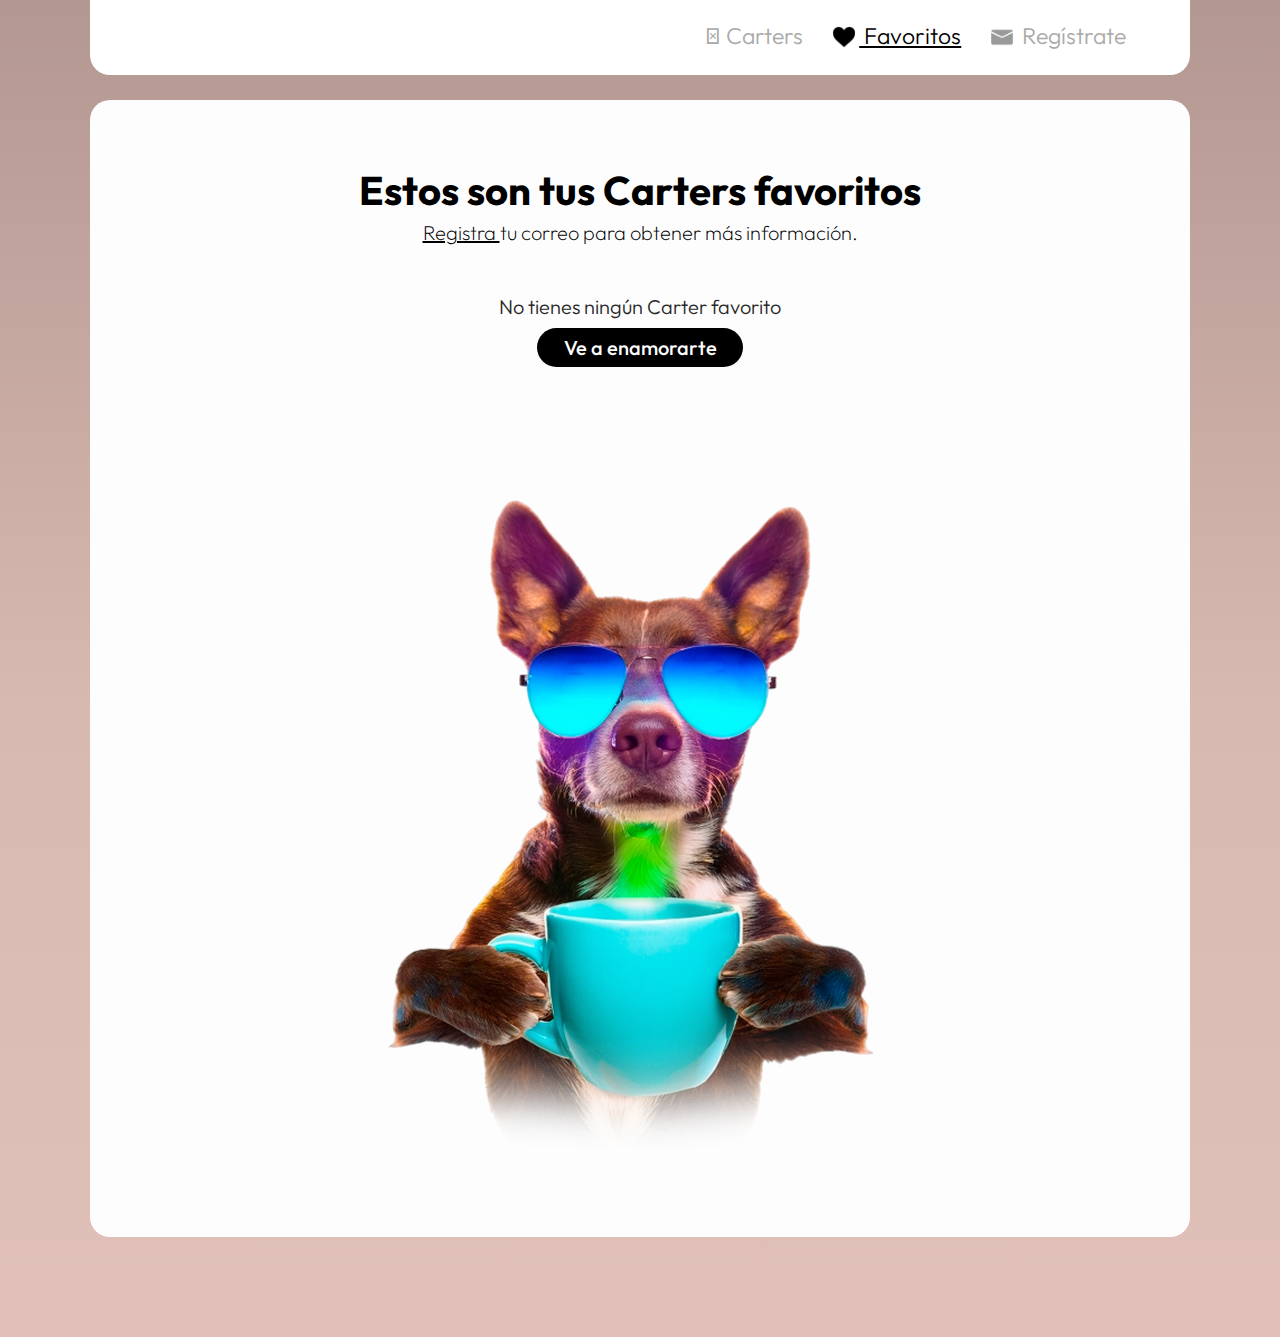
<file: favoritos.html>
<!DOCTYPE html>
<html>
<head>
<meta charset="utf-8">
<meta name="viewport" content="width=device-width, initial-scale=1">
<title>Tus favoritos - Fundación Carter</title>
<link rel="stylesheet" href="css/style.css">
<link rel="preconnect" href="https://fonts.googleapis.com">
<link rel="preconnect" href="https://fonts.gstatic.com" crossorigin>
<link href="https://fonts.googleapis.com/css2?family=Outfit:wght@100..900&family=Source+Serif+4:ital,opsz,wght@0,8..60,200..900;1,8..60,200..900&display=swap" rel="stylesheet">
<meta name="referrer" content="no-referrer-when-downgrade">
</head>
<body class="outfit-1 ">
  <div class="main">
    <section class="cabezal">
      <header class="titleSecundario source-serif-1">
        <a class="partmenu" href="index.html">𓃡 Carters</a>
        <a class="partmenu here" href="favoritos.html"><img src="img/heartBlack.png" alt="Corazon Negro"> Favoritos</a>
        <a class="partmenu" href="registro.html"><img src="img/sobre.png" alt="Registra tu mail en fundacion Carter"> Regístrate</a>
      </header>
    </section>


    <section class="tuSeleccion">
      <h1 class="titlePrimario source-serif-2">Estos son tus Carters favoritos</h1>
      <h3 class="titleTerciario source-serif-1"><a href="registro.html">Registra </a> tu correo para obtener más información.</h3>
    </section>

  </div>

<script src="js/generarFavoritos.js" defer></script>
</body>
</html>
</file>
<file: css/style.css>
/*GENERALS*/
html{
  scroll-behavior: smooth;
}
body{
  width:100%;
  height: auto;
  padding: 0;
  margin: 0;
  position: relative;
  width: 100%;
  height:auto;
}
.outfit-1 {
  font-family: "Outfit", sans-serif;
  font-optical-sizing: auto;
  font-weight: 300;
  font-style: normal;
}
.outfit-2 {
  font-family: "Outfit", sans-serif;
  font-optical-sizing: auto;
  font-weight: 500;
  font-style: normal;
}
span.schoolbell-regular {
  font-family: "Schoolbell", cursive;
  font-weight: 400;
  font-style: normal;
  position: absolute;
  bottom: 10px;
  left: 0;
  color: #af6969;
  font-size: 48px;
  right: 0;
  margin: auto;
  text-align: center;
  transform: rotate(-15deg);
}
.main{
  background: #b39791;
  background: linear-gradient(180deg,rgba(179, 151, 145, 1) 0%, rgba(216, 185, 177, 1) 53%, rgba(224, 192, 184, 1) 100%);
  position: relative;
  width: 100%;
  height: auto;
  z-index: 0;
  overflow: hidden;
}
/*GENERALS*/
/*HEAD*/
.cabezal{
  background-color: #fff;
  width: 100%;
  max-width: 1100px;
  height: auto;
  margin:auto;
  padding: 15px;
  box-sizing: border-box;
  position: relative;
  z-index: 1;
  backdrop-filter: blur(10px);
  position: absolute;
  z-index: 1;
  left: 0;
  right: 0;
  border-radius: 0 0 20px 20px;
}
.titleSecundario{
  display: flex;
  justify-content: flex-end;
  width: 95%;
  height: auto;
  text-align: center;
  color: #000;
  margin: 0px auto;
  padding: 0;
  box-sizing: border-box;
  z-index: 1;
  position: relative;
}
.partmenu,
.partmenu:visited{
  font-size: 23px;
  line-height: 25px;
  margin: 0 14px 0 0;
  text-decoration: none;
  color: #a9a9a9;
  transition:linear .5s;
  position: relative;
  padding: 8px 8px 12px 8px;
}
.partmenu:hover{
  opacity: 1;
  color: #000;
  text-decoration: underline;
}
.partmenu img{
  display: inline-block;
  width: 22px;
  height: auto;
  margin: 0px 4px -4px 0;
  opacity: .4;
}
.partmenu:hover img{
  opacity: 1;
}
.partmenu.here{
  opacity: 1;
  color: #000;
  text-decoration: underline;
}
.partmenu.here img{
  opacity: 1;
}
.titlePrimario{
  display: block;
  width: 90%;
  height: auto;
  font-size: 40px;
  text-align: center;
  color: #000;
  margin: 5px auto;
  padding: 0;
  box-sizing: border-box;
  z-index: 1;
  position: relative;
}
.titleTerciario{
  display: block;
  width: 90%;
  height: auto;
  font-size: 20px;
  text-align: center;
  color: #000;
  margin: 0 auto 50px auto;
  padding: 0;
  font-weight: 200;
  box-sizing: border-box;
  z-index: 1;
  position: relative;
}
.titleTerciario a,
.titleTerciario a:visited{
  text-decoration: underline;
  transition: linear .5s;
  color: #000;
}
.titleTerciario a:hover{
  opacity: .6;
}
.carter{
  position: fixed;
  display: block;
  top: 0;
  right: 0;
  left:0;
  margin: 0 auto;
  max-width: 1200px;
  width: 100%;
  z-index: -1;
  filter: blur(5px);
}
/*CARD*/
.tuSeleccion{
  display: flex;
  width: 100%;
  max-width: 1100px;
  margin: 100px auto;
  box-sizing: border-box;
  padding: 60px;
  flex-wrap: wrap;
  justify-content: center;
  align-items: stretch;
  border-radius: 20px;
  background-color: #fdfdfd;
}
.everycard{
  display: block;
  width: 32%;
  margin: 10px .5%;
  padding:0px;
  position: relative;
  box-sizing: border-box;
  box-shadow: 0px 0px 20px -14px #000;
  transition:linear .5s;
}
.everycard.fadeit{
  opacity: 0;
}
.picCard{
  box-sizing: border-box;
  padding: 8px 8px 80px 8px;
  background-color: #fff;
  transform: perspective(800px) rotateY(00deg);
  backface-visibility: hidden;
  transition:linear .5s;
  position: relative;
  width: 100%;
  height: auto;
}
.picCard span{
  font-family: "Outfit", sans-serif;
  font-optical-sizing: auto;
  font-weight: 600;
  font-size: 26px;
  font-style: normal;
}
.everycard:hover .picCard{
  transform: perspective(800px) rotateY(180deg);
}
.picCard img{
  display: block;
  width: 100%;
  height: auto;
  margin: 0;
  padding: 0;
}
.vueltaCard{
  position: absolute;
  top: 0;
  left: 0;
  width: 100%;
  height: 100%;
  text-align: left;
  transform: perspective(800px) rotateY(180deg);
  backface-visibility: hidden;
  transition: linear .5s;
  background-color: #ffffffc2;
  backdrop-filter: blur(6px);
  box-sizing: border-box;
  padding: 25px;
}
.everycard:hover .vueltaCard{
  transform: perspective(800px) rotateY(360deg);
}
.titleCard{
  display: block;
  width: 100%;
  height: auto;
  font-size: 22px;
  line-height: 25px;
  color: #000;
  font-family: "Outfit", sans-serif;
  font-optical-sizing: auto;
  font-weight: 500;
  font-style: normal;
}
.bulletCard{
  display: block;
  width: 100%;
  height: auto;
  font-size: 19px;
  line-height: 22px;
  color: #000;
  font-family: "Outfit", sans-serif;
  font-optical-sizing: auto;
  font-weight: 200;
  font-style: normal;
  margin: 8px 0 0 0;
}
.heart{
  position: absolute;
  right: 8px;
  bottom: 8px;
  width: 30px;
  height: 30px;
  font-size: 25px;
  cursor: pointer;
  transition:linear .15s;
  z-index: 2;
  background-image: url(../img/heartWhite.png);
  background-repeat: no-repeat;
  background-position: center;
  background-size: 95%;
}
.heart:hover{
  scale: 1.15;
}
.heart.actived{
  background-image: url(../img/heartBlack.png);
}
/*CARD*/
/*BIG HEART*/
.bigHeart{
    width: 1px;
    height: 1px;
    overflow: hidden;
    position: fixed;
    display: flex;
    justify-content: center;
    align-items: center;
    right: 0;
    top: 0;
    left: 0;
    bottom: 0;
    margin: auto;
    opacity: 0;
    z-index: -1;
    background-image: url(../img/heartBig.png);
    background-repeat: no-repeat;
    background-position: center;
    background-size: 95% 95%;
}
.bigHeart.animaHeart{
    animation-name: animaHeart;
    animation-duration: .8s;
    animation-iteration-count: 1;
}
@keyframes animaHeart {
  from {
    width: 60vw;
    max-width: 800px;
    max-height: 800px;
    height: 60vw;
    opacity: 1;
    z-index: 1;
    right: 0;
    top: 0;
    left: 0;
    bottom: 0;
  }
  to {
    width:1px;
    height:1px;
    opacity: 0;
    z-index: 1;
    right: 0;
    top: 0;
    left: 0;
    bottom: 0;
  }

}
.emptyFavo{
  display: block;
  width: 95%;
  max-width: 800px;
  color: #282828;
  font-size: 20px;
  line-height: 23px;
  text-align:center;
}
.emptyFavo img{
  display: block;
  width: 100%;
  height: auto;
}
.emptyFavo a,
.emptyFavo a:visited{
  display: block;
  width: 190px;
  height: auto;
  padding: 8px;
  border-radius: 200px;
  margin: 10px auto;
  color: #fff;
  background-color: #000;
  transition:linear .5s;
  text-decoration: none;
}
.emptyFavo a:hover{
  opacity: .7;
}
/*BIG HEART*/
/*ArrowUp*/
.toUp{
  display: flex;
  width: 50px;
  right: 20px;
  position: fixed;
  bottom: 60px;
  background-color: #000;
  border-radius: 200px;
  z-index: 1;
  height: 50px;
  bottom: 20px;
  padding: 5px;
  z-index: -1;
  opacity: 0;
  transition:linear .5s;
  text-align: center;
  justify-content: center;
  align-items: center;
  align-content: center;
}
.toUp img{
  display: block;
  width: 100%;
  margin: 0;
}
.toUp.visibol{
  opacity: 1;
  z-index: 2;
}
/*ArrowUp*/
/*Registro Carters*/
.registroCarters{
  display: block;
  max-width: 400px;
  width: 100%;
  height: auto;
  display: flex;
  flex-wrap: wrap;
  justify-content: center;
  align-items: center;
}
.registroCarters [type="text"]{
  display: block;
  width: 100%;
  margin: 20px auto;
  padding: 20px;
  border-radius: 30px;
  border: none;
  background-color: #e3e3e3;
  font-size: 35px;
  line-height: 37px;
  box-sizing: border-box;
  color: #717171;
}
.registroCarters [type="text"]:focus{
  border:#000;
  color: #000;
  outline: none;
}
.registroCarters .botonEnviar{
  display: flex;
  width: 200px;
  margin: 20px auto;
  padding: 20px;
  border-radius: 30px;
  border:none;
  color: #fff;
  background-color: #000;
  font-size: 20px;
  line-height: 22px;
  box-sizing: border-box;
  transition:linear .5s;
  cursor: pointer;
  justify-content: center;
  align-content: center;
  align-items: center;
}
.registroCarters .botonEnviar:hover{
  background-color: #2f2f2f;
}
.errorcito,
.errorcito2{
  display: block;
  font-size: 23px;
  line-height: 25px;
  color: #864343;
}
.correoSobre{
  position: absolute;
  right: 8px;
  bottom: 45px;
  width: 30px;
  height: 30px;
  font-size: 25px;
  cursor: pointer;
  transition: linear .15s;
  z-index: 2;
  background-image: url(../img/sobre.png);
  background-repeat: no-repeat;
  background-position: center;
  background-size: 95%;
}
.correoSobre:hover{
  scale: 1.15;
}
.linksRegistro{
  position: absolute;
  top: 0;
  left: 0;
  z-index: 1;
  width: 100%;
  height: 100%;
  cursor: pointer;
}
/*Registro Carters*/
/*Confirmacion Mail*/
.confirmacionMail{
  display: flex;
  justify-content: center;
  align-items: center;
  align-content: center;
  backdrop-filter: blur(3px);
  background-color: #ffffffbf;
  opacity: 0;
  z-index: -1;
  position: fixed;
  width: 100%;
  height: 100%;
  top: 0;
  left:0;
}
.confirmacionMail div{
  display: flex;
  flex-wrap: wrap;
  justify-content: center;
  align-content: center;
  align-items: center;
  max-width: 500px;
  max-height: 300px;
  width: 90%;
  border-radius: 20px;
  background-color: #fff;
  box-shadow: 0px 0px 30px -10px #000;
  min-height: 300px;
}
.confirmacionMail div .titleSecundario{
  display: block;
  width: 100%;
  box-sizing: border-box;
  padding: 20px;
  font-family: "Outfit", sans-serif;
  font-optical-sizing: auto;
  font-weight: 200;
  font-size: 27px;
  line-height: 30px;
}
.visibleTime{
    animation-name: animaMail;
    animation-duration: 4s;
    animation-iteration-count: 1;
}
@keyframes animaMail {
  0% {
    opacity: 0;
    z-index: 5;
  }
  10% {
    opacity: 1;
    z-index: 5;
  }
  90% {
    opacity: 1;
    z-index: 5;
  }
  100% {
    opacity: 0;
    z-index:5;
  }

}
.invisibol{
  display: none!important;
}
/*Confirmacion Mail*/
@media screen and (max-width:945px){
.bulletCard{
  font-size: 14px;
  line-height: 17px;
}
.titleCard{
  font-size: 17px;
  line-height: 20px;
}
}
@media screen and (max-width:800px){
.everycard{
  width: 49%;
  transform: perspective(0px) rotateY(0deg);
}
.vueltaCard{
  transform: perspective(0px) rotateY(0deg);
  position: relative;
  display: flex;
  flex-wrap: wrap;
  height: auto;
}
.heart{
  bottom: unset;
  top: 3px;
}
.picCard{
  padding:  8px;
}
.everycard:hover .picCard{
  transform: perspective(0px) rotateY(0deg);
}
.everycard:hover .vueltaCard{
  transform: perspective(0px) rotateY(0deg);
}
.bulletCard{
  width: 50%;
}
.correoSobre{
  bottom: unset;
  top: 3px;
  right: 60px;
}
.confirmacionMail div .titleSecundario{
  font-size: 20px;
  line-height: 23px;
}
}
@media screen and (max-width:630px){
header.titleSecundario{
  justify-content: center;
}
.partmenu,
.partmenu:visited{
  font-size: 16px;
  line-height: 19px;
  margin: 0;
}
.tuSeleccion{
  padding: 20px;
}
.picCard span{
  position: absolute;
  top: 8px;
  left: 105%;
}
.everycard{
  width: 100%;
  display: flex;
  justify-content: center;
  flex-wrap: wrap;
  align-items: flex-start;
}
.picCard{
  width: 35%;
  display: flex;
  box-sizing: border-box;
}
.vueltaCard{
  width: 65%;
  box-sizing: border-box;
  backdrop-filter: unset;
  padding: 40px 8px 8px 2%;
  background-color: transparent;
}
.toUp{
  width: 40px;
  height: 40px;
}
.titlePrimario{
  font-size: 34px;
  line-height: 36px;
}
}
</file>
